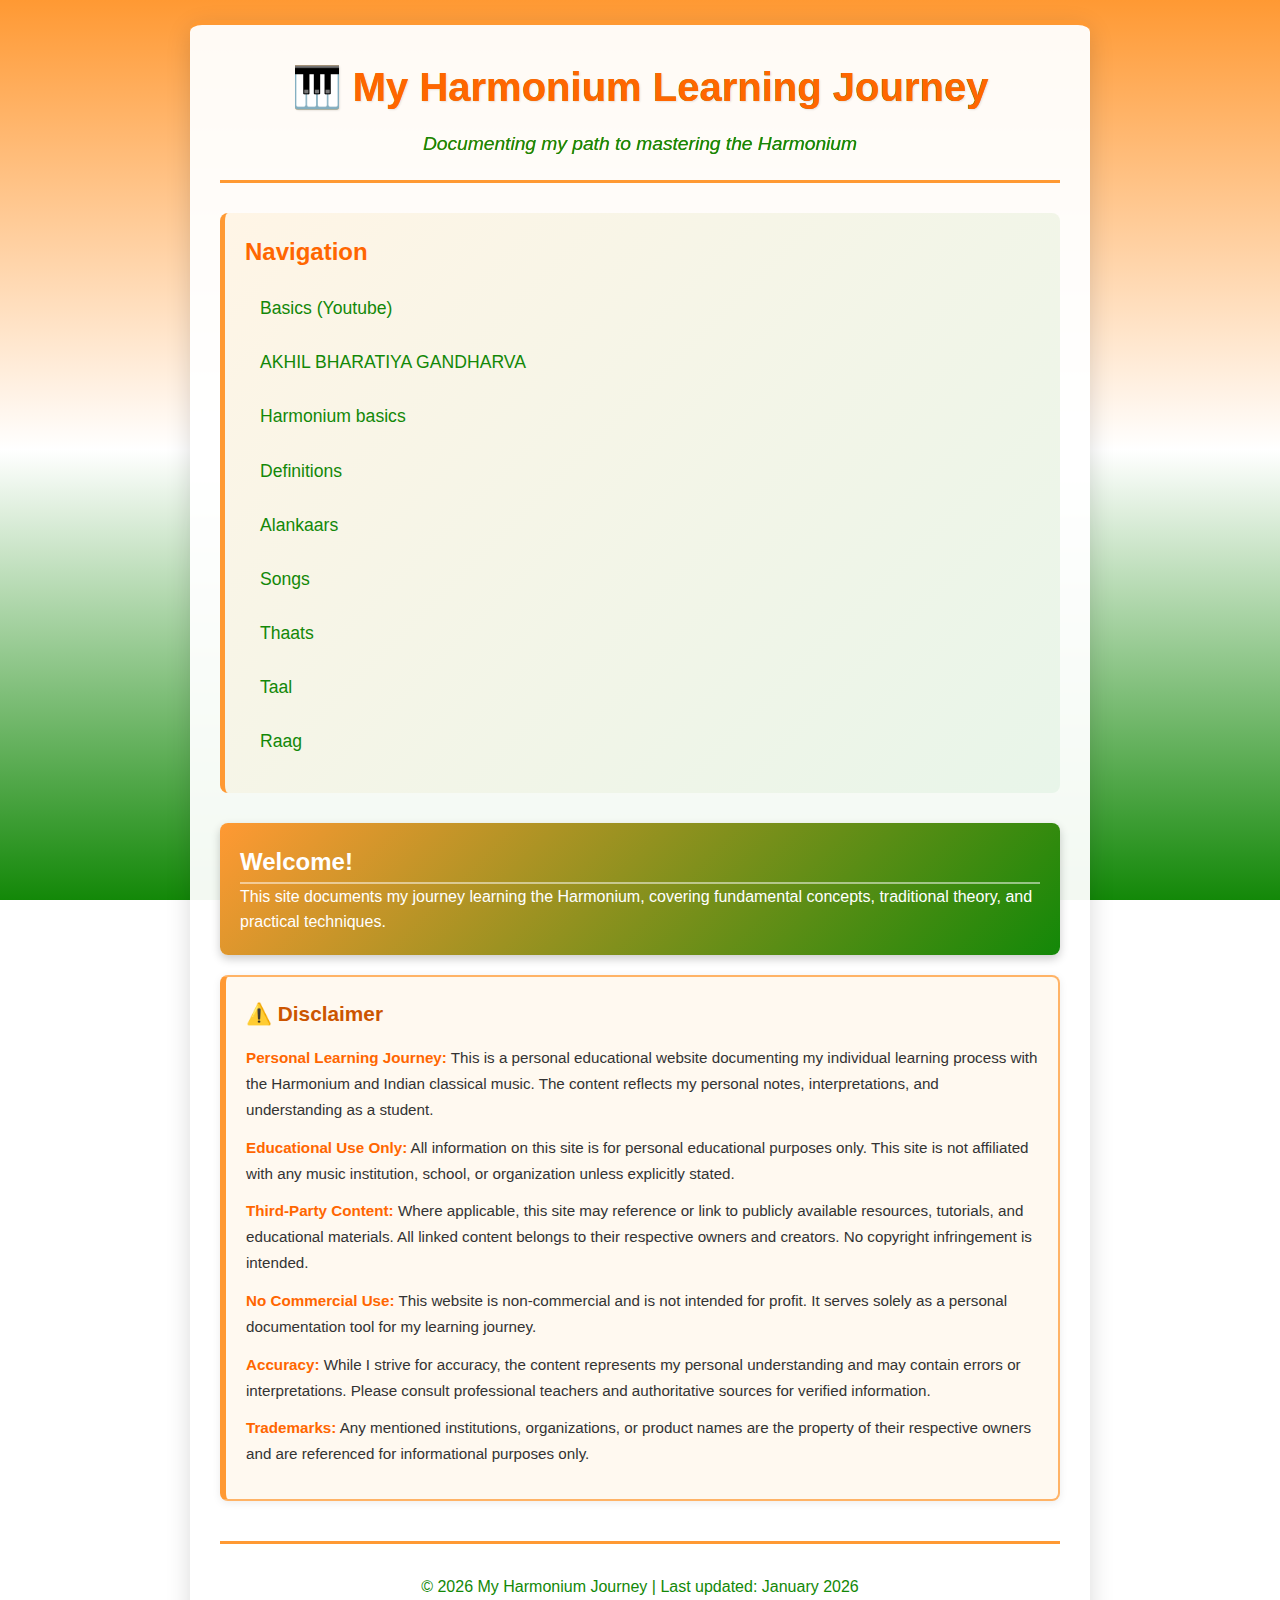
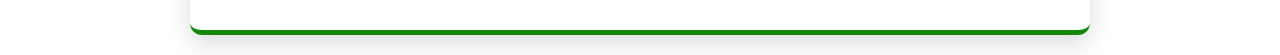
<file: index.html>
<!DOCTYPE html>
<html lang="en">
<head>
    <meta charset="UTF-8">
    <meta name="viewport" content="width=device-width, initial-scale=1.0">
    <title>My Harmonium Learning Journey</title>
    <link rel="stylesheet" href="style.css">
</head>
<body>
    <div class="container">
        <header>
            <h1>🎹 My Harmonium Learning Journey</h1>
            <p class="subtitle">Documenting my path to mastering the Harmonium</p>
        </header>

        <nav class="main-nav">
            <h2>Navigation</h2>
            <ul>
                <li><a href="basics-youtube.html">Basics (Youtube)</a></li>
                <li><a href="akhil-bharatiya-gandharva.html">AKHIL BHARATIYA GANDHARVA</a></li>
                <li><a href="harmonium-basics.html">Harmonium basics</a></li>
                <li><a href="definitions.html">Definitions</a></li>
                <li><a href="alankaars.html">Alankaars</a></li>
                <li><a href="songs.html">Songs</a></li>
                <li><a href="thaats.html">Thaats</a></li>
                <li><a href="taal.html">Taal</a></li>
                <li><a href="raag.html">Raag</a></li>
            </ul>
        </nav>

        <section class="intro">
            <h2>Welcome!</h2>
            <p>This site documents my journey learning the Harmonium, covering fundamental concepts, 
               traditional theory, and practical techniques.</p>
        </section>

        <section class="disclaimer">
            <h2>⚠️ Disclaimer</h2>
            <p><strong>Personal Learning Journey:</strong> This is a personal educational website documenting my individual learning process with the Harmonium and Indian classical music. The content reflects my personal notes, interpretations, and understanding as a student.</p>
            
            <p><strong>Educational Use Only:</strong> All information on this site is for personal educational purposes only. This site is not affiliated with any music institution, school, or organization unless explicitly stated.</p>
            
            <p><strong>Third-Party Content:</strong> Where applicable, this site may reference or link to publicly available resources, tutorials, and educational materials. All linked content belongs to their respective owners and creators. No copyright infringement is intended.</p>
            
            <p><strong>No Commercial Use:</strong> This website is non-commercial and is not intended for profit. It serves solely as a personal documentation tool for my learning journey.</p>
            
            <p><strong>Accuracy:</strong> While I strive for accuracy, the content represents my personal understanding and may contain errors or interpretations. Please consult professional teachers and authoritative sources for verified information.</p>
            
            <p><strong>Trademarks:</strong> Any mentioned institutions, organizations, or product names are the property of their respective owners and are referenced for informational purposes only.</p>
        </section>

        <footer>
            <p>&copy; 2026 My Harmonium Journey | Last updated: January 2026</p>
        </footer>
    </div>
</body>
</html>
</file>
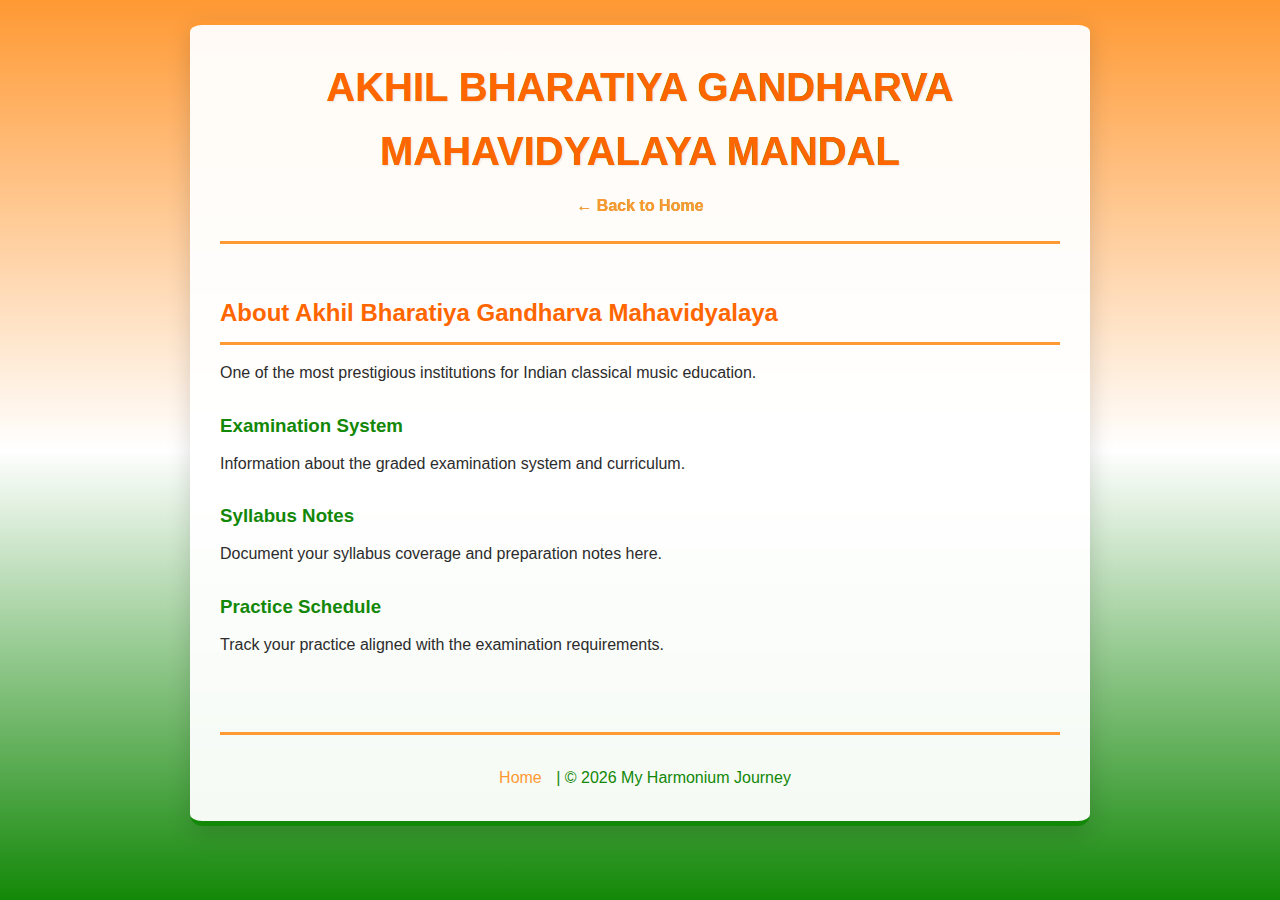
<file: akhil-bharatiya-gandharva.html>
<!DOCTYPE html>
<html lang="en">
<head>
    <meta charset="UTF-8">
    <meta name="viewport" content="width=device-width, initial-scale=1.0">
    <title>AKHIL BHARATIYA GANDHARVA - Harmonium Journey</title>
    <link rel="stylesheet" href="style.css">
</head>
<body>
    <div class="container">
        <header>
            <h1>AKHIL BHARATIYA GANDHARVA MAHAVIDYALAYA MANDAL</h1>
            <a href="index.html" class="back-link">← Back to Home</a>
        </header>

        <section class="content">
            <h2>About Akhil Bharatiya Gandharva Mahavidyalaya</h2>
            <p>One of the most prestigious institutions for Indian classical music education.</p>
            
            <h3>Examination System</h3>
            <p>Information about the graded examination system and curriculum.</p>

            <h3>Syllabus Notes</h3>
            <p>Document your syllabus coverage and preparation notes here.</p>

            <h3>Practice Schedule</h3>
            <p>Track your practice aligned with the examination requirements.</p>
        </section>

        <footer>
            <p><a href="index.html">Home</a> | &copy; 2026 My Harmonium Journey</p>
        </footer>
    </div>
</body>
</html>
</file>
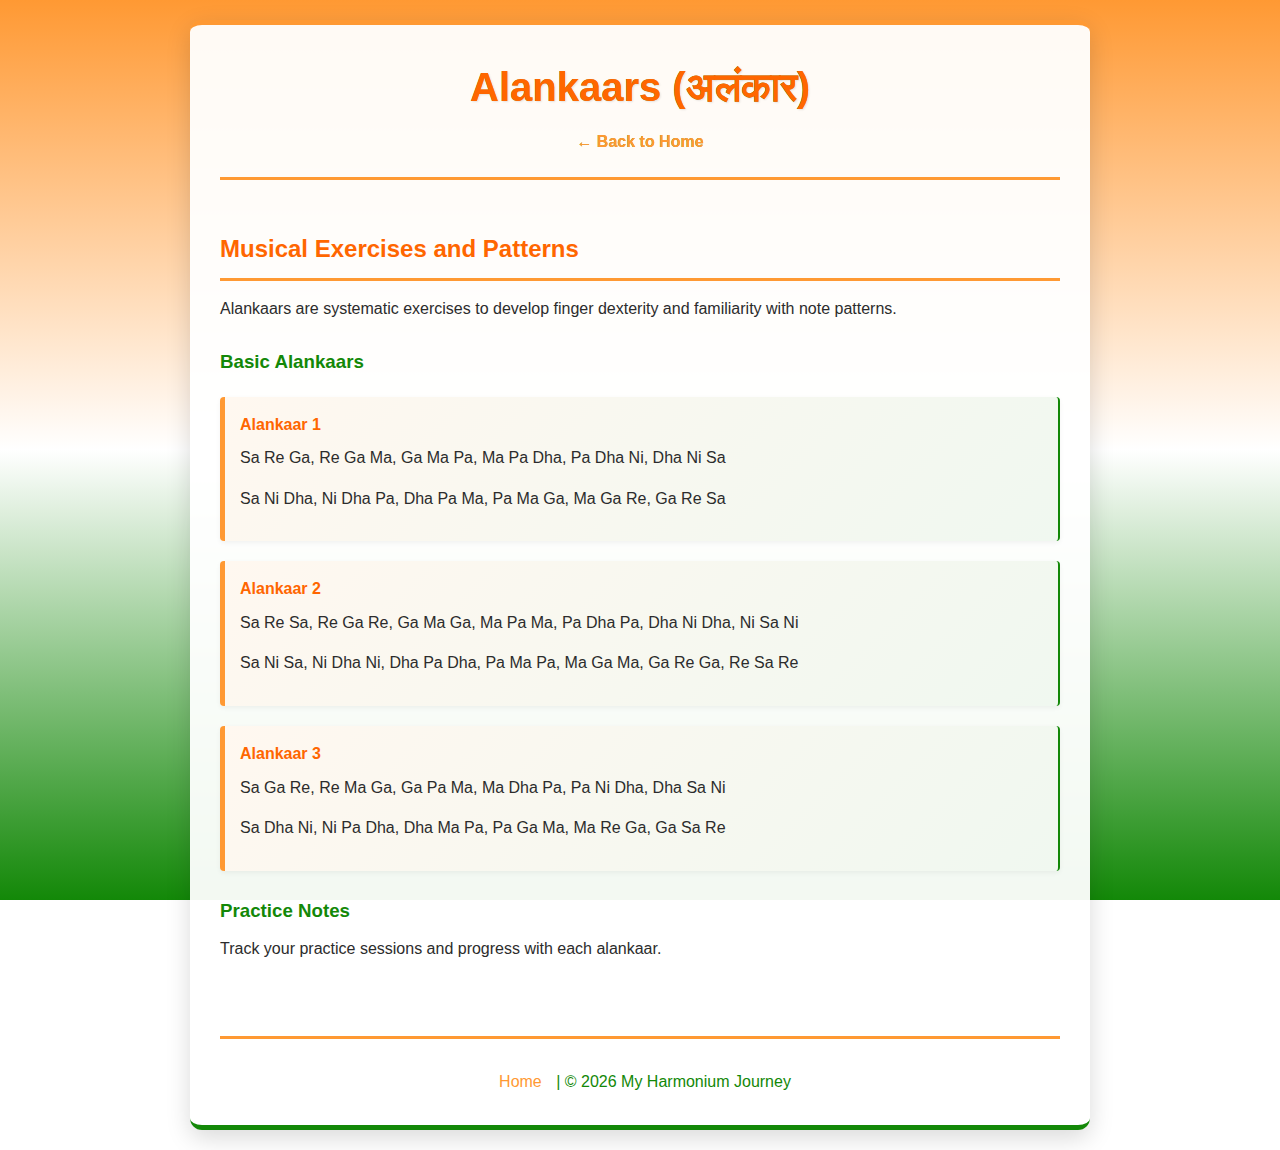
<file: alankaars.html>
<!DOCTYPE html>
<html lang="en">
<head>
    <meta charset="UTF-8">
    <meta name="viewport" content="width=device-width, initial-scale=1.0">
    <title>Alankaars - Harmonium Journey</title>
    <link rel="stylesheet" href="style.css">
</head>
<body>
    <div class="container">
        <header>
            <h1>Alankaars (अलंकार)</h1>
            <a href="index.html" class="back-link">← Back to Home</a>
        </header>

        <section class="content">
            <h2>Musical Exercises and Patterns</h2>
            <p>Alankaars are systematic exercises to develop finger dexterity and familiarity with note patterns.</p>
            
            <h3>Basic Alankaars</h3>
            
            <div class="alankaar">
                <h4>Alankaar 1</h4>
                <p>Sa Re Ga, Re Ga Ma, Ga Ma Pa, Ma Pa Dha, Pa Dha Ni, Dha Ni Sa</p>
                <p>Sa Ni Dha, Ni Dha Pa, Dha Pa Ma, Pa Ma Ga, Ma Ga Re, Ga Re Sa</p>
            </div>

            <div class="alankaar">
                <h4>Alankaar 2</h4>
                <p>Sa Re Sa, Re Ga Re, Ga Ma Ga, Ma Pa Ma, Pa Dha Pa, Dha Ni Dha, Ni Sa Ni</p>
                <p>Sa Ni Sa, Ni Dha Ni, Dha Pa Dha, Pa Ma Pa, Ma Ga Ma, Ga Re Ga, Re Sa Re</p>
            </div>

            <div class="alankaar">
                <h4>Alankaar 3</h4>
                <p>Sa Ga Re, Re Ma Ga, Ga Pa Ma, Ma Dha Pa, Pa Ni Dha, Dha Sa Ni</p>
                <p>Sa Dha Ni, Ni Pa Dha, Dha Ma Pa, Pa Ga Ma, Ma Re Ga, Ga Sa Re</p>
            </div>

            <h3>Practice Notes</h3>
            <p>Track your practice sessions and progress with each alankaar.</p>
        </section>

        <footer>
            <p><a href="index.html">Home</a> | &copy; 2026 My Harmonium Journey</p>
        </footer>
    </div>
</body>
</html>
</file>
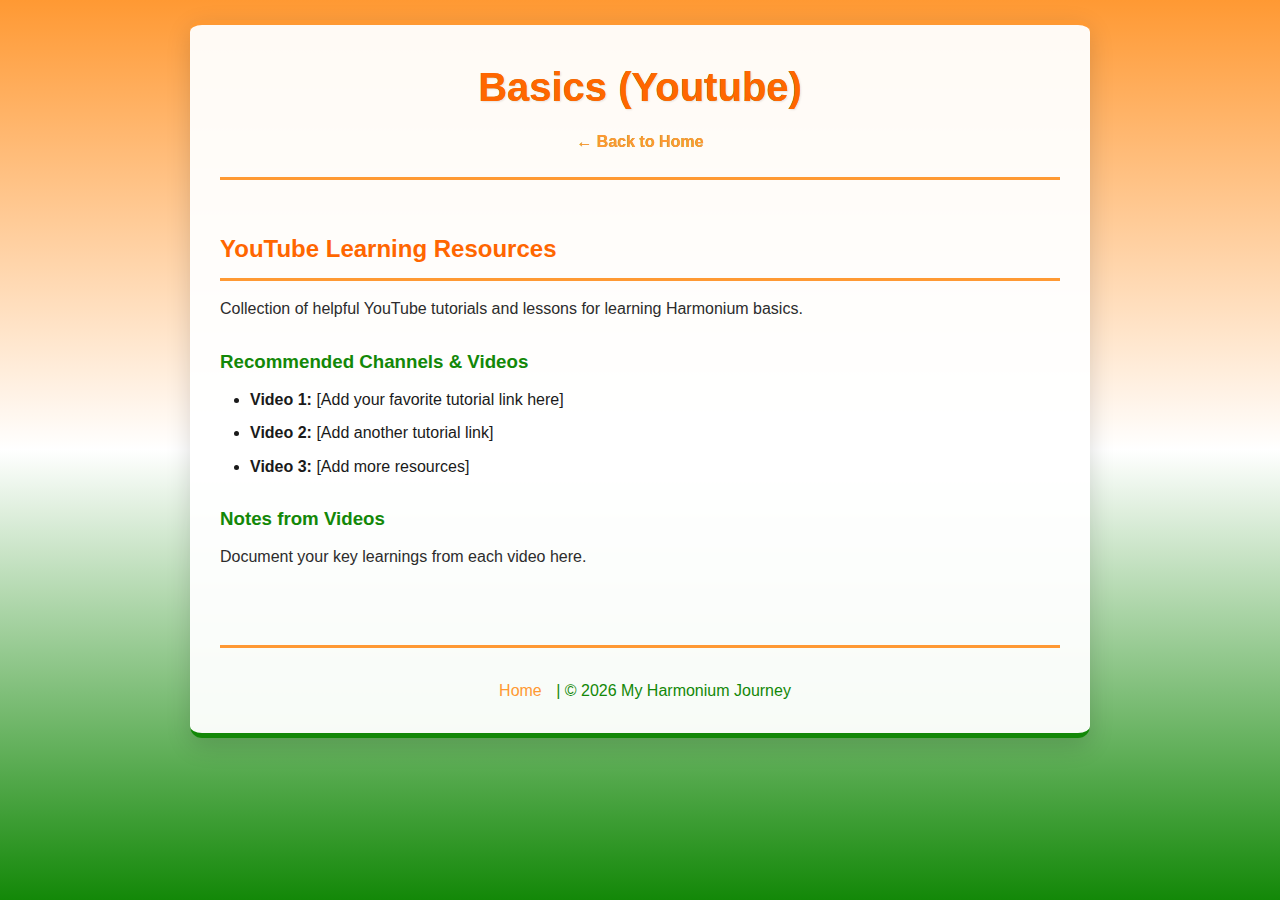
<file: basics-youtube.html>
<!DOCTYPE html>
<html lang="en">
<head>
    <meta charset="UTF-8">
    <meta name="viewport" content="width=device-width, initial-scale=1.0">
    <title>Basics (Youtube) - Harmonium Journey</title>
    <link rel="stylesheet" href="style.css">
</head>
<body>
    <div class="container">
        <header>
            <h1>Basics (Youtube)</h1>
            <a href="index.html" class="back-link">← Back to Home</a>
        </header>

        <section class="content">
            <h2>YouTube Learning Resources</h2>
            <p>Collection of helpful YouTube tutorials and lessons for learning Harmonium basics.</p>
            
            <h3>Recommended Channels & Videos</h3>
            <ul>
                <li><strong>Video 1:</strong> [Add your favorite tutorial link here]</li>
                <li><strong>Video 2:</strong> [Add another tutorial link]</li>
                <li><strong>Video 3:</strong> [Add more resources]</li>
            </ul>

            <h3>Notes from Videos</h3>
            <p>Document your key learnings from each video here.</p>
        </section>

        <footer>
            <p><a href="index.html">Home</a> | &copy; 2026 My Harmonium Journey</p>
        </footer>
    </div>
</body>
</html>
</file>
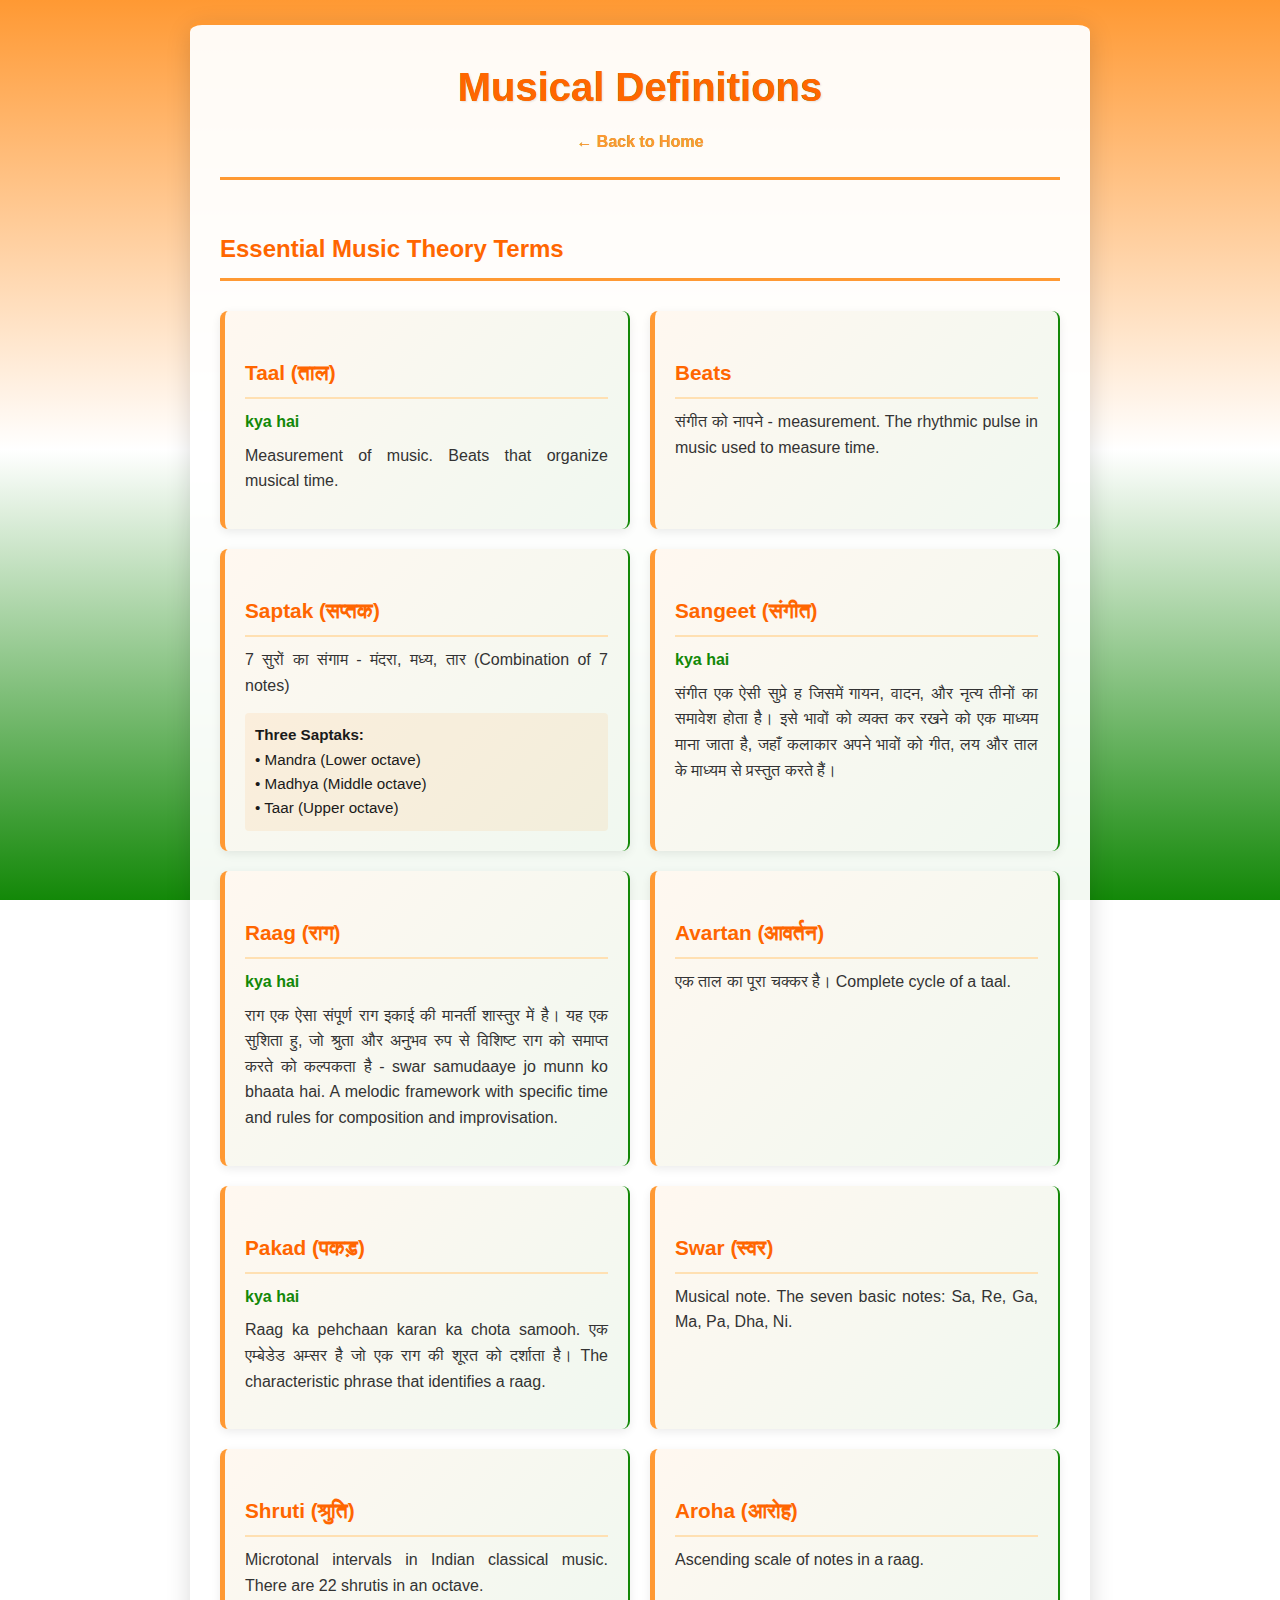
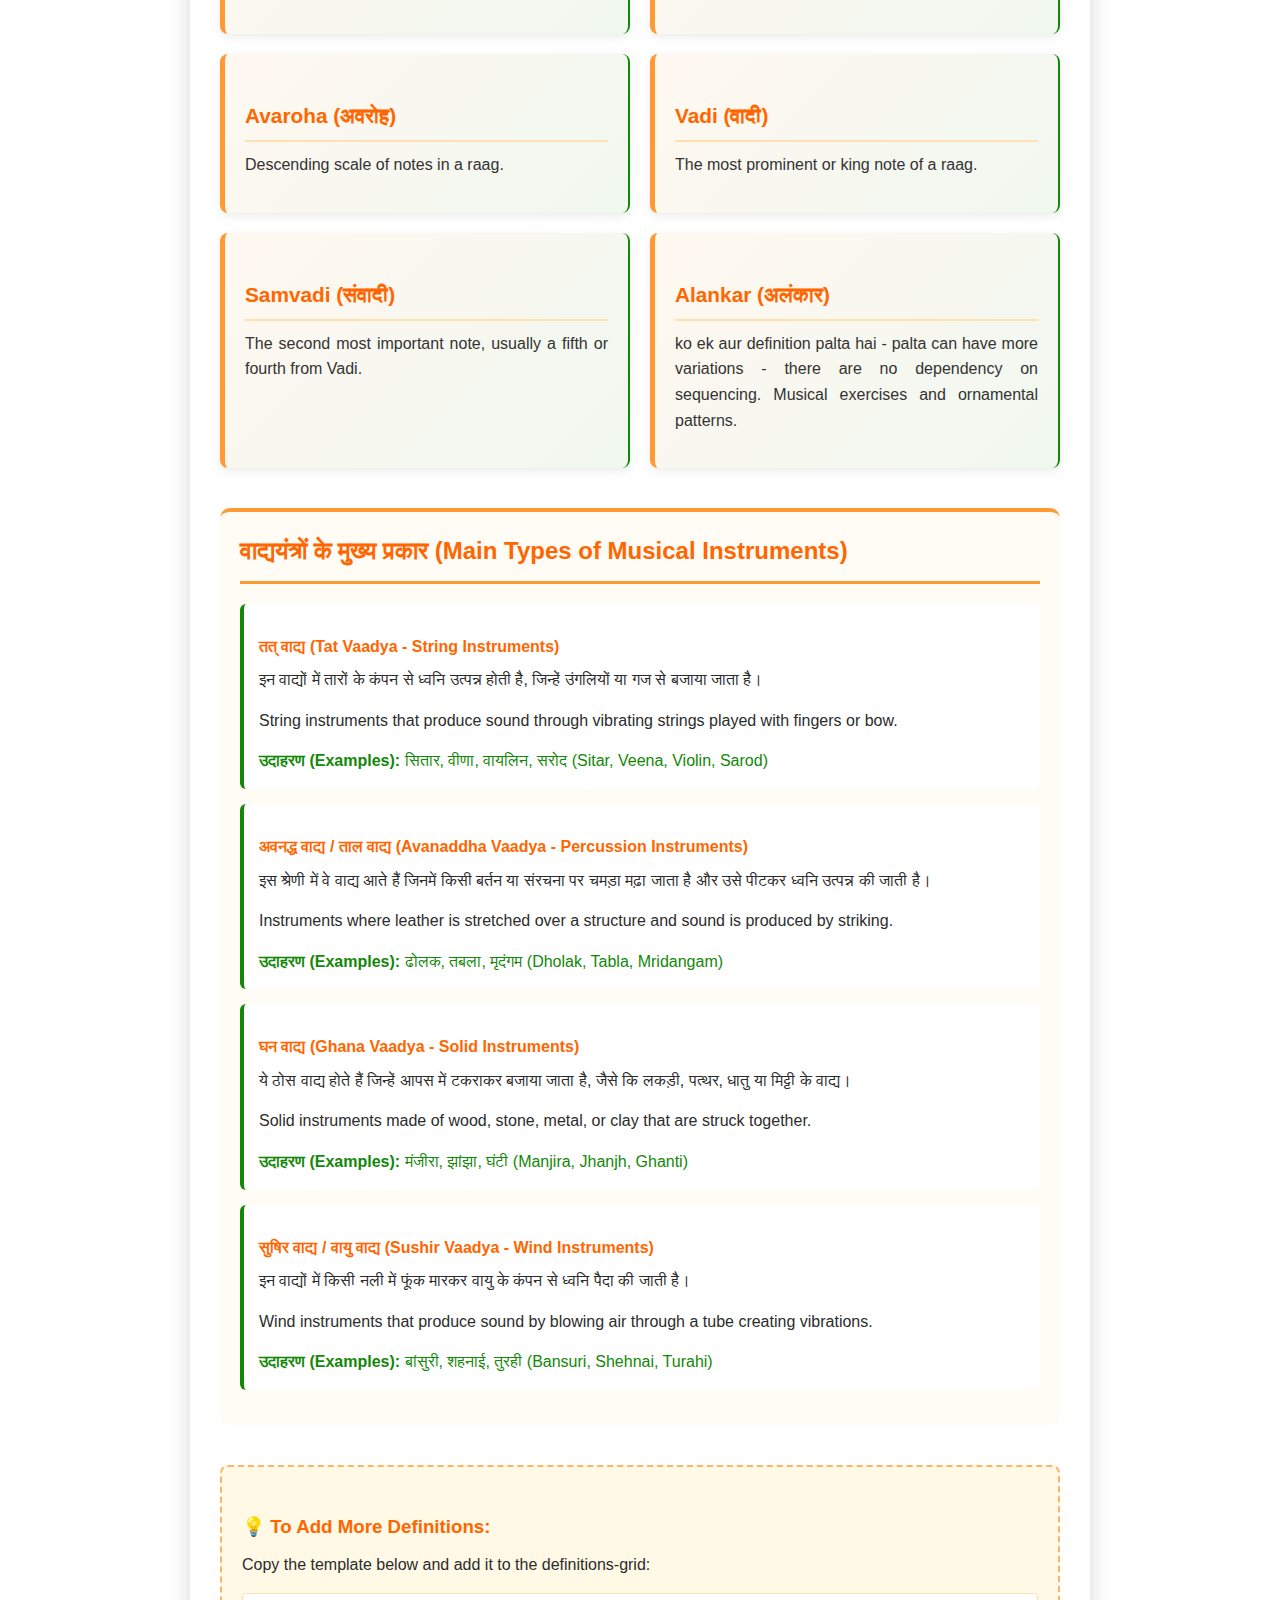
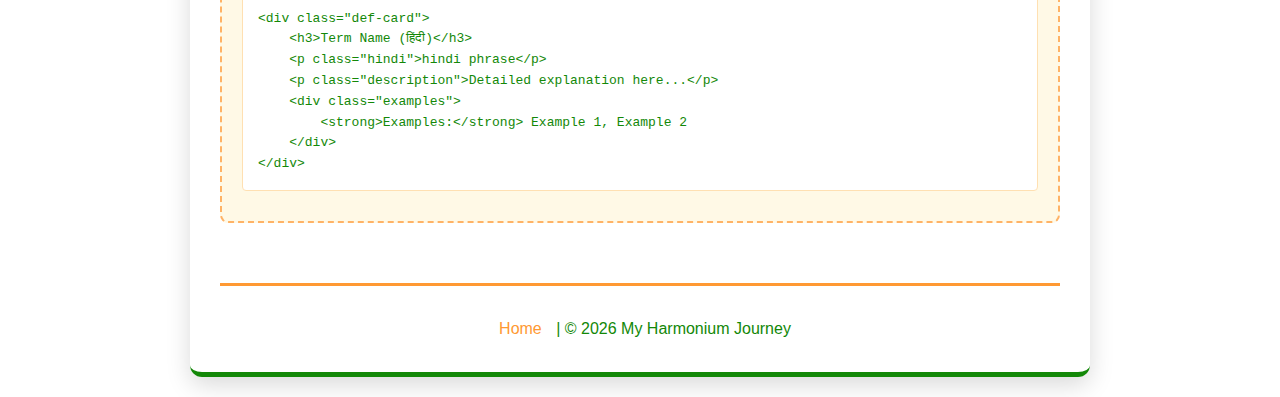
<file: definitions.html>
<!DOCTYPE html>
<html lang="en">
<head>
    <meta charset="UTF-8">
    <meta name="viewport" content="width=device-width, initial-scale=1.0">
    <title>Definitions - Harmonium Journey</title>
    <link rel="stylesheet" href="style.css">
    <style>
        .definitions-grid {
            display: grid;
            grid-template-columns: repeat(auto-fit, minmax(300px, 1fr));
            gap: 20px;
            margin: 30px 0;
        }
        
        .def-card {
            background: linear-gradient(135deg, #FFF8F0 0%, #F0F8F0 100%);
            border-left: 5px solid #FF9933;
            border-right: 2px solid #138808;
            padding: 20px;
            border-radius: 8px;
            box-shadow: 0 3px 10px rgba(0,0,0,0.08);
            transition: transform 0.2s;
        }
        
        .def-card:hover {
            transform: translateY(-3px);
            box-shadow: 0 5px 15px rgba(0,0,0,0.12);
        }
        
        .def-card h3 {
            color: #FF6600;
            margin-bottom: 10px;
            font-size: 1.3em;
            border-bottom: 2px solid #FFE0B2;
            padding-bottom: 8px;
        }
        
        .def-card .hindi {
            color: #138808;
            font-weight: 600;
            margin-bottom: 8px;
        }
        
        .def-card .english {
            color: #555;
            margin-bottom: 8px;
            font-style: italic;
        }
        
        .def-card .description {
            color: #333;
            line-height: 1.6;
        }
        
        .def-card .examples {
            margin-top: 10px;
            padding: 10px;
            background: rgba(255, 153, 51, 0.1);
            border-radius: 4px;
            font-size: 0.95em;
        }
        
        .category-section {
            margin: 40px 0;
            padding: 20px;
            background: #FFFBF5;
            border-radius: 10px;
            border-top: 4px solid #FF9933;
        }
        
        .category-section h2 {
            color: #FF6600;
            margin-bottom: 20px;
        }
        
        .instrument-types {
            margin-top: 15px;
        }
        
        .instrument-type {
            margin: 15px 0;
            padding: 15px;
            background: white;
            border-left: 4px solid #138808;
            border-radius: 6px;
        }
        
        .instrument-type h4 {
            color: #FF6600;
            margin-bottom: 8px;
        }
        
        .instrument-type .examples {
            color: #138808;
            font-weight: 500;
        }
    </style>
</head>
<body>
    <div class="container">
        <header>
            <h1>Musical Definitions</h1>
            <a href="index.html" class="back-link">← Back to Home</a>
        </header>

        <section class="content">
            <h2>Essential Music Theory Terms</h2>
            
            <!-- Basic Musical Concepts -->
            <div class="definitions-grid">
                <div class="def-card">
                    <h3>Taal (ताल)</h3>
                    <p class="hindi">kya hai</p>
                    <p class="description">Measurement of music. Beats that organize musical time.</p>
                </div>

                <div class="def-card">
                    <h3>Beats</h3>
                    <p class="description">संगीत को नापने - measurement. The rhythmic pulse in music used to measure time.</p>
                </div>

                <div class="def-card">
                    <h3>Saptak (सप्तक)</h3>
                    <p class="description">7 सुरों का संगाम - मंदरा, मध्य, तार (Combination of 7 notes)</p>
                    <div class="examples">
                        <strong>Three Saptaks:</strong><br>
                        • Mandra (Lower octave)<br>
                        • Madhya (Middle octave)<br>
                        • Taar (Upper octave)
                    </div>
                </div>

                <div class="def-card">
                    <h3>Sangeet (संगीत)</h3>
                    <p class="hindi">kya hai</p>
                    <p class="description">संगीत एक ऐसी सुप्रे ह जिसमें गायन, वादन, और नृत्य तीनों का समावेश होता है। इसे भावों को व्यक्त कर रखने को एक माध्यम माना जाता है, जहाँ कलाकार अपने भावों को गीत, लय और ताल के माध्यम से प्रस्तुत करते हैं।</p>
                </div>

                <div class="def-card">
                    <h3>Raag (राग)</h3>
                    <p class="hindi">kya hai</p>
                    <p class="description">राग एक ऐसा संपूर्ण राग इकाई की मानर्ती शास्तुर में है। यह एक सुशिता हु, जो श्रुता और अनुभव रुप से विशिष्ट राग को समाप्त करते को कल्पकता है - swar samudaaye jo munn ko bhaata hai. A melodic framework with specific time and rules for composition and improvisation.</p>
                </div>

                <div class="def-card">
                    <h3>Avartan (आवर्तन)</h3>
                    <p class="description">एक ताल का पूरा चक्कर है। Complete cycle of a taal.</p>
                </div>

                <div class="def-card">
                    <h3>Pakad (पकड़)</h3>
                    <p class="hindi">kya hai</p>
                    <p class="description">Raag ka pehchaan karan ka chota samooh. एक एम्बेडेड अम्सर है जो एक राग की शूरत को दर्शाता है। The characteristic phrase that identifies a raag.</p>
                </div>

                <div class="def-card">
                    <h3>Swar (स्वर)</h3>
                    <p class="description">Musical note. The seven basic notes: Sa, Re, Ga, Ma, Pa, Dha, Ni.</p>
                </div>

                <div class="def-card">
                    <h3>Shruti (श्रुति)</h3>
                    <p class="description">Microtonal intervals in Indian classical music. There are 22 shrutis in an octave.</p>
                </div>

                <div class="def-card">
                    <h3>Aroha (आरोह)</h3>
                    <p class="description">Ascending scale of notes in a raag.</p>
                </div>

                <div class="def-card">
                    <h3>Avaroha (अवरोह)</h3>
                    <p class="description">Descending scale of notes in a raag.</p>
                </div>

                <div class="def-card">
                    <h3>Vadi (वादी)</h3>
                    <p class="description">The most prominent or king note of a raag.</p>
                </div>

                <div class="def-card">
                    <h3>Samvadi (संवादी)</h3>
                    <p class="description">The second most important note, usually a fifth or fourth from Vadi.</p>
                </div>

                <div class="def-card">
                    <h3>Alankar (अलंकार)</h3>
                    <p class="description">ko ek aur definition palta hai - palta can have more variations - there are no dependency on sequencing. Musical exercises and ornamental patterns.</p>
                </div>
            </div>

            <!-- Musical Instruments Classification -->
            <div class="category-section">
                <h2>वाद्ययंत्रों के मुख्य प्रकार (Main Types of Musical Instruments)</h2>
                
                <div class="instrument-types">
                    <div class="instrument-type">
                        <h4>तत् वाद्य (Tat Vaadya - String Instruments)</h4>
                        <p>इन वाद्यों में तारों के कंपन से ध्वनि उत्पन्न होती है, जिन्हें उंगलियों या गज से बजाया जाता है।</p>
                        <p class="description">String instruments that produce sound through vibrating strings played with fingers or bow.</p>
                        <div class="examples">
                            <strong>उदाहरण (Examples):</strong> सितार, वीणा, वायलिन, सरोद (Sitar, Veena, Violin, Sarod)
                        </div>
                    </div>

                    <div class="instrument-type">
                        <h4>अवनद्ध वाद्य / ताल वाद्य (Avanaddha Vaadya - Percussion Instruments)</h4>
                        <p>इस श्रेणी में वे वाद्य आते हैं जिनमें किसी बर्तन या संरचना पर चमड़ा मढ़ा जाता है और उसे पीटकर ध्वनि उत्पन्न की जाती है।</p>
                        <p class="description">Instruments where leather is stretched over a structure and sound is produced by striking.</p>
                        <div class="examples">
                            <strong>उदाहरण (Examples):</strong> ढोलक, तबला, मृदंगम (Dholak, Tabla, Mridangam)
                        </div>
                    </div>

                    <div class="instrument-type">
                        <h4>घन वाद्य (Ghana Vaadya - Solid Instruments)</h4>
                        <p>ये ठोस वाद्य होते हैं जिन्हें आपस में टकराकर बजाया जाता है, जैसे कि लकड़ी, पत्थर, धातु या मिट्टी के वाद्य।</p>
                        <p class="description">Solid instruments made of wood, stone, metal, or clay that are struck together.</p>
                        <div class="examples">
                            <strong>उदाहरण (Examples):</strong> मंजीरा, झांझा, घंटी (Manjira, Jhanjh, Ghanti)
                        </div>
                    </div>

                    <div class="instrument-type">
                        <h4>सुषिर वाद्य / वायु वाद्य (Sushir Vaadya - Wind Instruments)</h4>
                        <p>इन वाद्यों में किसी नली में फूंक मारकर वायु के कंपन से ध्वनि पैदा की जाती है।</p>
                        <p class="description">Wind instruments that produce sound by blowing air through a tube creating vibrations.</p>
                        <div class="examples">
                            <strong>उदाहरण (Examples):</strong> बांसुरी, शहनाई, तुरही (Bansuri, Shehnai, Turahi)
                        </div>
                    </div>
                </div>
            </div>

            <!-- Template for adding new definitions -->
            <div style="margin-top: 40px; padding: 20px; background: #FFF9E6; border: 2px dashed #FFB366; border-radius: 8px;">
                <h3 style="color: #FF6600;">💡 To Add More Definitions:</h3>
                <p>Copy the template below and add it to the definitions-grid:</p>
                <pre style="background: white; padding: 15px; border-radius: 4px; overflow-x: auto;">
&lt;div class="def-card"&gt;
    &lt;h3&gt;Term Name (हिंदी)&lt;/h3&gt;
    &lt;p class="hindi"&gt;hindi phrase&lt;/p&gt;
    &lt;p class="description"&gt;Detailed explanation here...&lt;/p&gt;
    &lt;div class="examples"&gt;
        &lt;strong&gt;Examples:&lt;/strong&gt; Example 1, Example 2
    &lt;/div&gt;
&lt;/div&gt;</pre>
            </div>
        </section>

        <footer>
            <p><a href="index.html">Home</a> | &copy; 2026 My Harmonium Journey</p>
        </footer>
    </div>
</body>
</html>
</file>
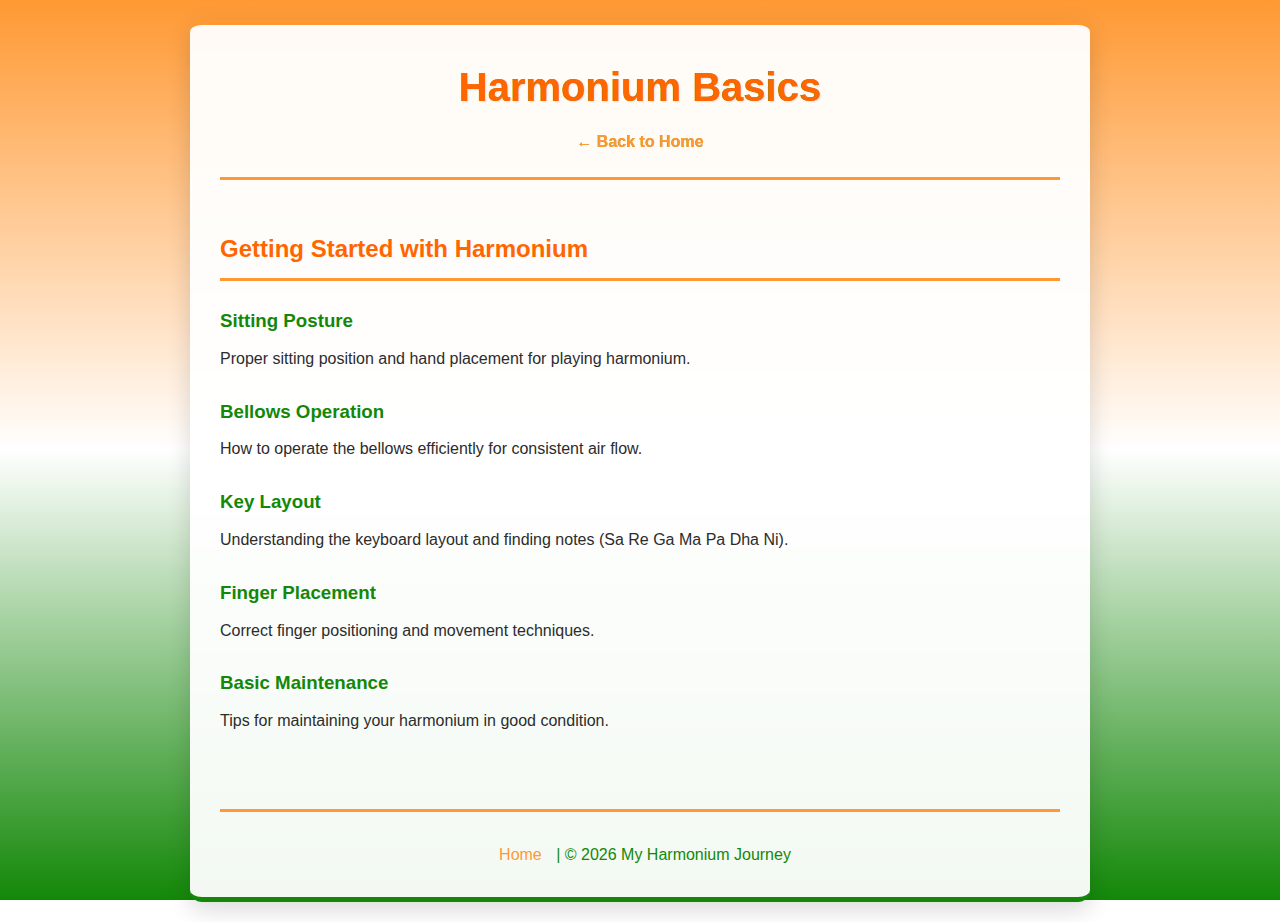
<file: harmonium-basics.html>
<!DOCTYPE html>
<html lang="en">
<head>
    <meta charset="UTF-8">
    <meta name="viewport" content="width=device-width, initial-scale=1.0">
    <title>Harmonium Basics - Harmonium Journey</title>
    <link rel="stylesheet" href="style.css">
</head>
<body>
    <div class="container">
        <header>
            <h1>Harmonium Basics</h1>
            <a href="index.html" class="back-link">← Back to Home</a>
        </header>

        <section class="content">
            <h2>Getting Started with Harmonium</h2>
            
            <h3>Sitting Posture</h3>
            <p>Proper sitting position and hand placement for playing harmonium.</p>

            <h3>Bellows Operation</h3>
            <p>How to operate the bellows efficiently for consistent air flow.</p>

            <h3>Key Layout</h3>
            <p>Understanding the keyboard layout and finding notes (Sa Re Ga Ma Pa Dha Ni).</p>

            <h3>Finger Placement</h3>
            <p>Correct finger positioning and movement techniques.</p>

            <h3>Basic Maintenance</h3>
            <p>Tips for maintaining your harmonium in good condition.</p>
        </section>

        <footer>
            <p><a href="index.html">Home</a> | &copy; 2026 My Harmonium Journey</p>
        </footer>
    </div>
</body>
</html>
</file>
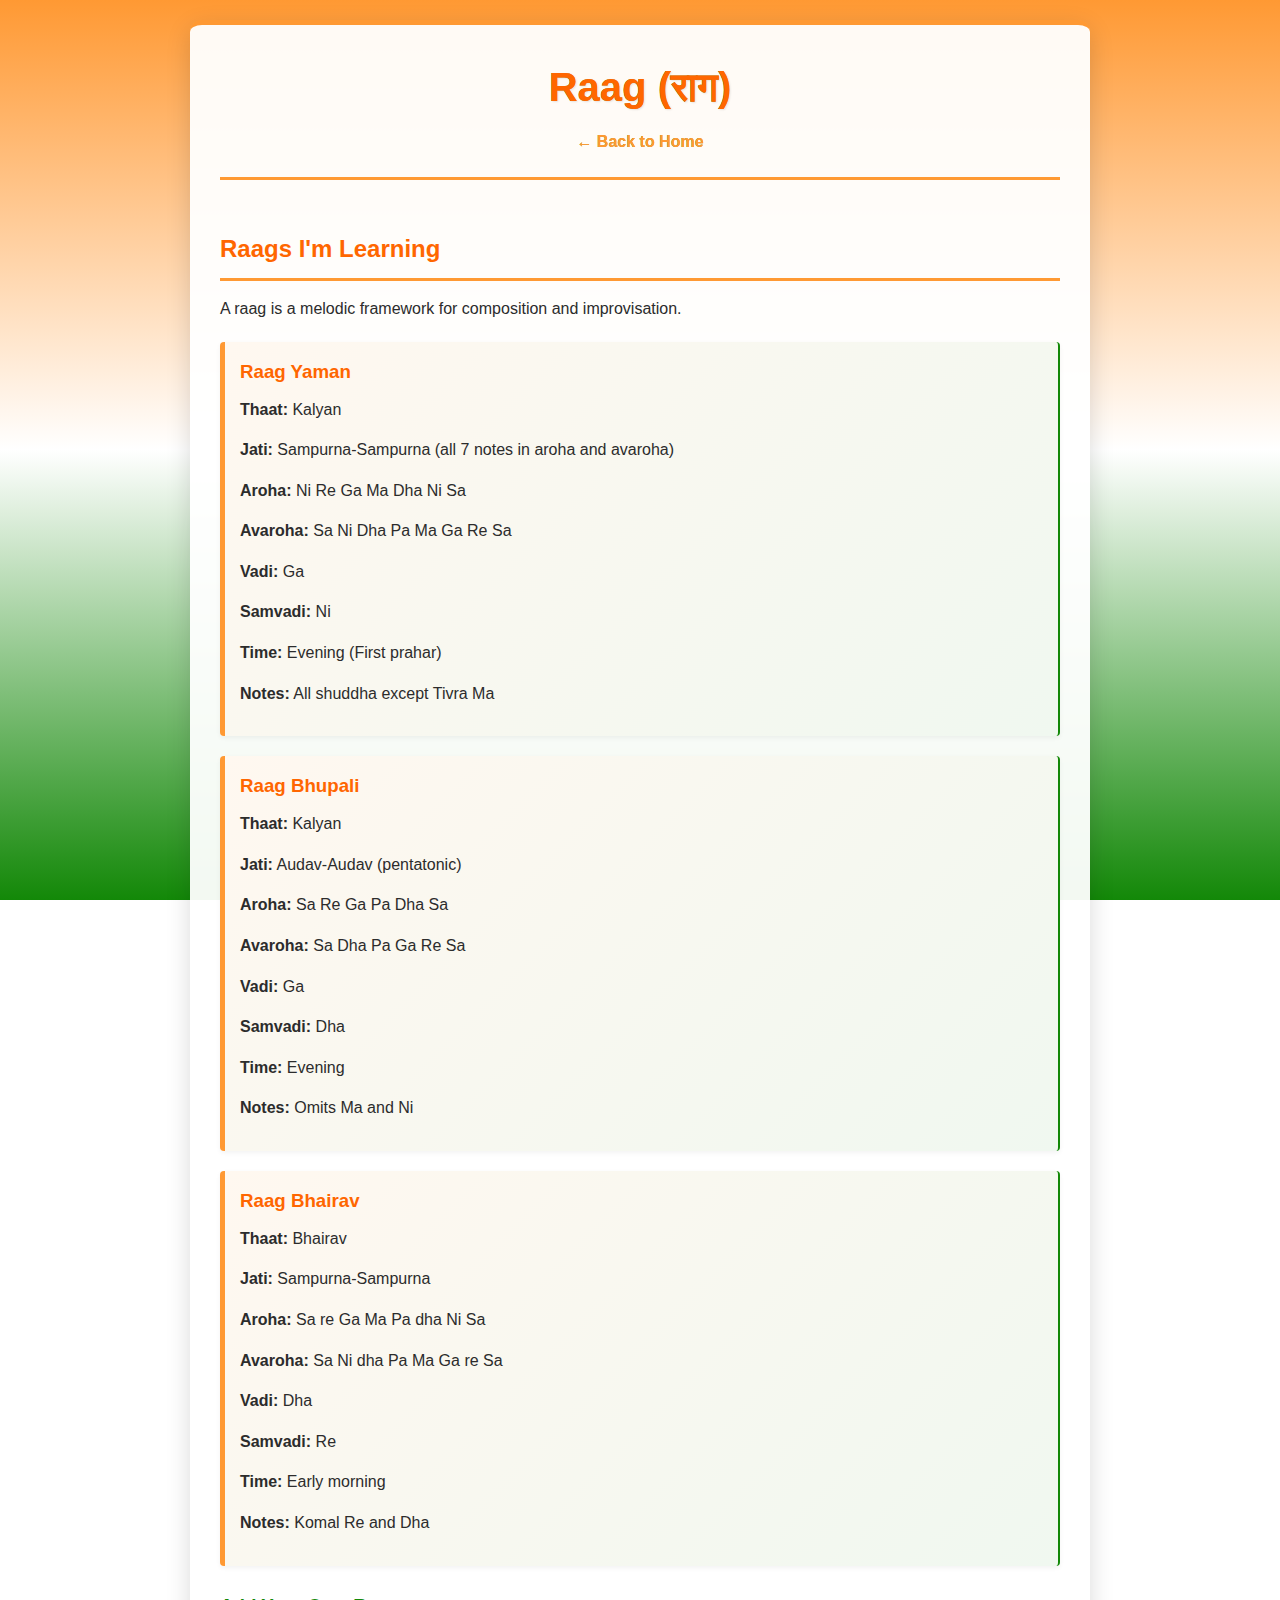
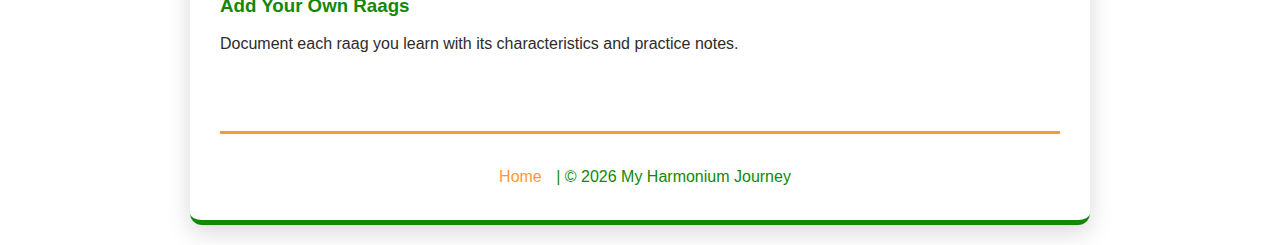
<file: raag.html>
<!DOCTYPE html>
<html lang="en">
<head>
    <meta charset="UTF-8">
    <meta name="viewport" content="width=device-width, initial-scale=1.0">
    <title>Raag - Harmonium Journey</title>
    <link rel="stylesheet" href="style.css">
</head>
<body>
    <div class="container">
        <header>
            <h1>Raag (राग)</h1>
            <a href="index.html" class="back-link">← Back to Home</a>
        </header>

        <section class="content">
            <h2>Raags I'm Learning</h2>
            <p>A raag is a melodic framework for composition and improvisation.</p>
            
            <div class="raag">
                <h3>Raag Yaman</h3>
                <p><strong>Thaat:</strong> Kalyan</p>
                <p><strong>Jati:</strong> Sampurna-Sampurna (all 7 notes in aroha and avaroha)</p>
                <p><strong>Aroha:</strong> Ni Re Ga Ma Dha Ni Sa</p>
                <p><strong>Avaroha:</strong> Sa Ni Dha Pa Ma Ga Re Sa</p>
                <p><strong>Vadi:</strong> Ga</p>
                <p><strong>Samvadi:</strong> Ni</p>
                <p><strong>Time:</strong> Evening (First prahar)</p>
                <p><strong>Notes:</strong> All shuddha except Tivra Ma</p>
            </div>

            <div class="raag">
                <h3>Raag Bhupali</h3>
                <p><strong>Thaat:</strong> Kalyan</p>
                <p><strong>Jati:</strong> Audav-Audav (pentatonic)</p>
                <p><strong>Aroha:</strong> Sa Re Ga Pa Dha Sa</p>
                <p><strong>Avaroha:</strong> Sa Dha Pa Ga Re Sa</p>
                <p><strong>Vadi:</strong> Ga</p>
                <p><strong>Samvadi:</strong> Dha</p>
                <p><strong>Time:</strong> Evening</p>
                <p><strong>Notes:</strong> Omits Ma and Ni</p>
            </div>

            <div class="raag">
                <h3>Raag Bhairav</h3>
                <p><strong>Thaat:</strong> Bhairav</p>
                <p><strong>Jati:</strong> Sampurna-Sampurna</p>
                <p><strong>Aroha:</strong> Sa re Ga Ma Pa dha Ni Sa</p>
                <p><strong>Avaroha:</strong> Sa Ni dha Pa Ma Ga re Sa</p>
                <p><strong>Vadi:</strong> Dha</p>
                <p><strong>Samvadi:</strong> Re</p>
                <p><strong>Time:</strong> Early morning</p>
                <p><strong>Notes:</strong> Komal Re and Dha</p>
            </div>

            <h3>Add Your Own Raags</h3>
            <p>Document each raag you learn with its characteristics and practice notes.</p>
        </section>

        <footer>
            <p><a href="index.html">Home</a> | &copy; 2026 My Harmonium Journey</p>
        </footer>
    </div>
</body>
</html>
</file>
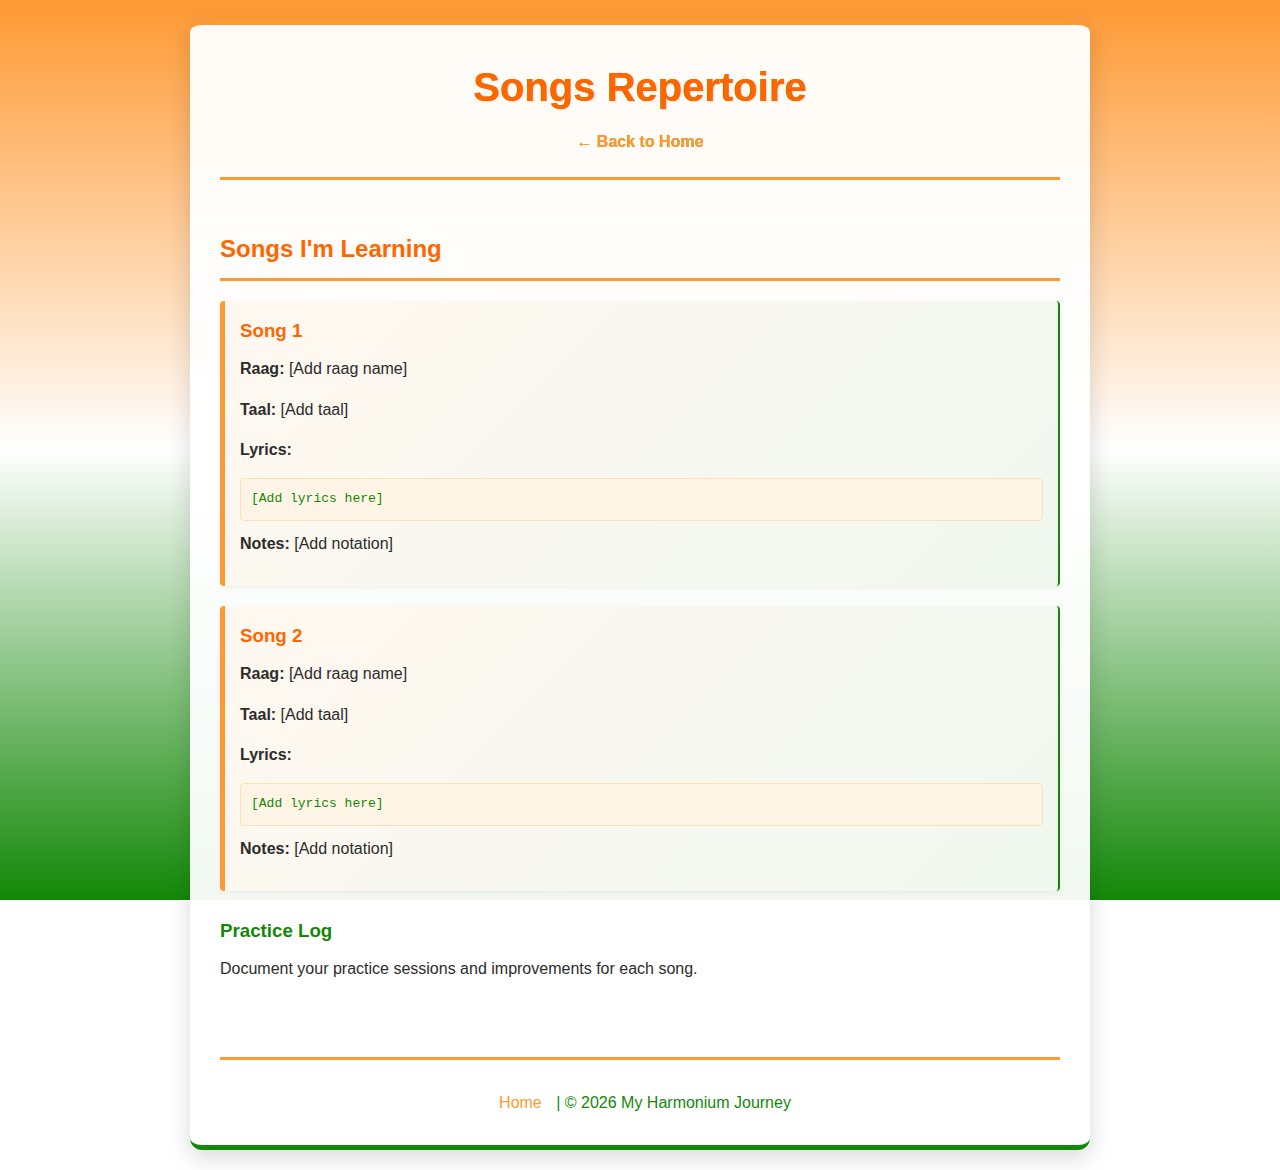
<file: songs.html>
<!DOCTYPE html>
<html lang="en">
<head>
    <meta charset="UTF-8">
    <meta name="viewport" content="width=device-width, initial-scale=1.0">
    <title>Songs - Harmonium Journey</title>
    <link rel="stylesheet" href="style.css">
</head>
<body>
    <div class="container">
        <header>
            <h1>Songs Repertoire</h1>
            <a href="index.html" class="back-link">← Back to Home</a>
        </header>

        <section class="content">
            <h2>Songs I'm Learning</h2>
            
            <div class="song">
                <h3>Song 1</h3>
                <p><strong>Raag:</strong> [Add raag name]</p>
                <p><strong>Taal:</strong> [Add taal]</p>
                <p><strong>Lyrics:</strong></p>
                <pre>[Add lyrics here]</pre>
                <p><strong>Notes:</strong> [Add notation]</p>
            </div>

            <div class="song">
                <h3>Song 2</h3>
                <p><strong>Raag:</strong> [Add raag name]</p>
                <p><strong>Taal:</strong> [Add taal]</p>
                <p><strong>Lyrics:</strong></p>
                <pre>[Add lyrics here]</pre>
                <p><strong>Notes:</strong> [Add notation]</p>
            </div>

            <h3>Practice Log</h3>
            <p>Document your practice sessions and improvements for each song.</p>
        </section>

        <footer>
            <p><a href="index.html">Home</a> | &copy; 2026 My Harmonium Journey</p>
        </footer>
    </div>
</body>
</html>
</file>
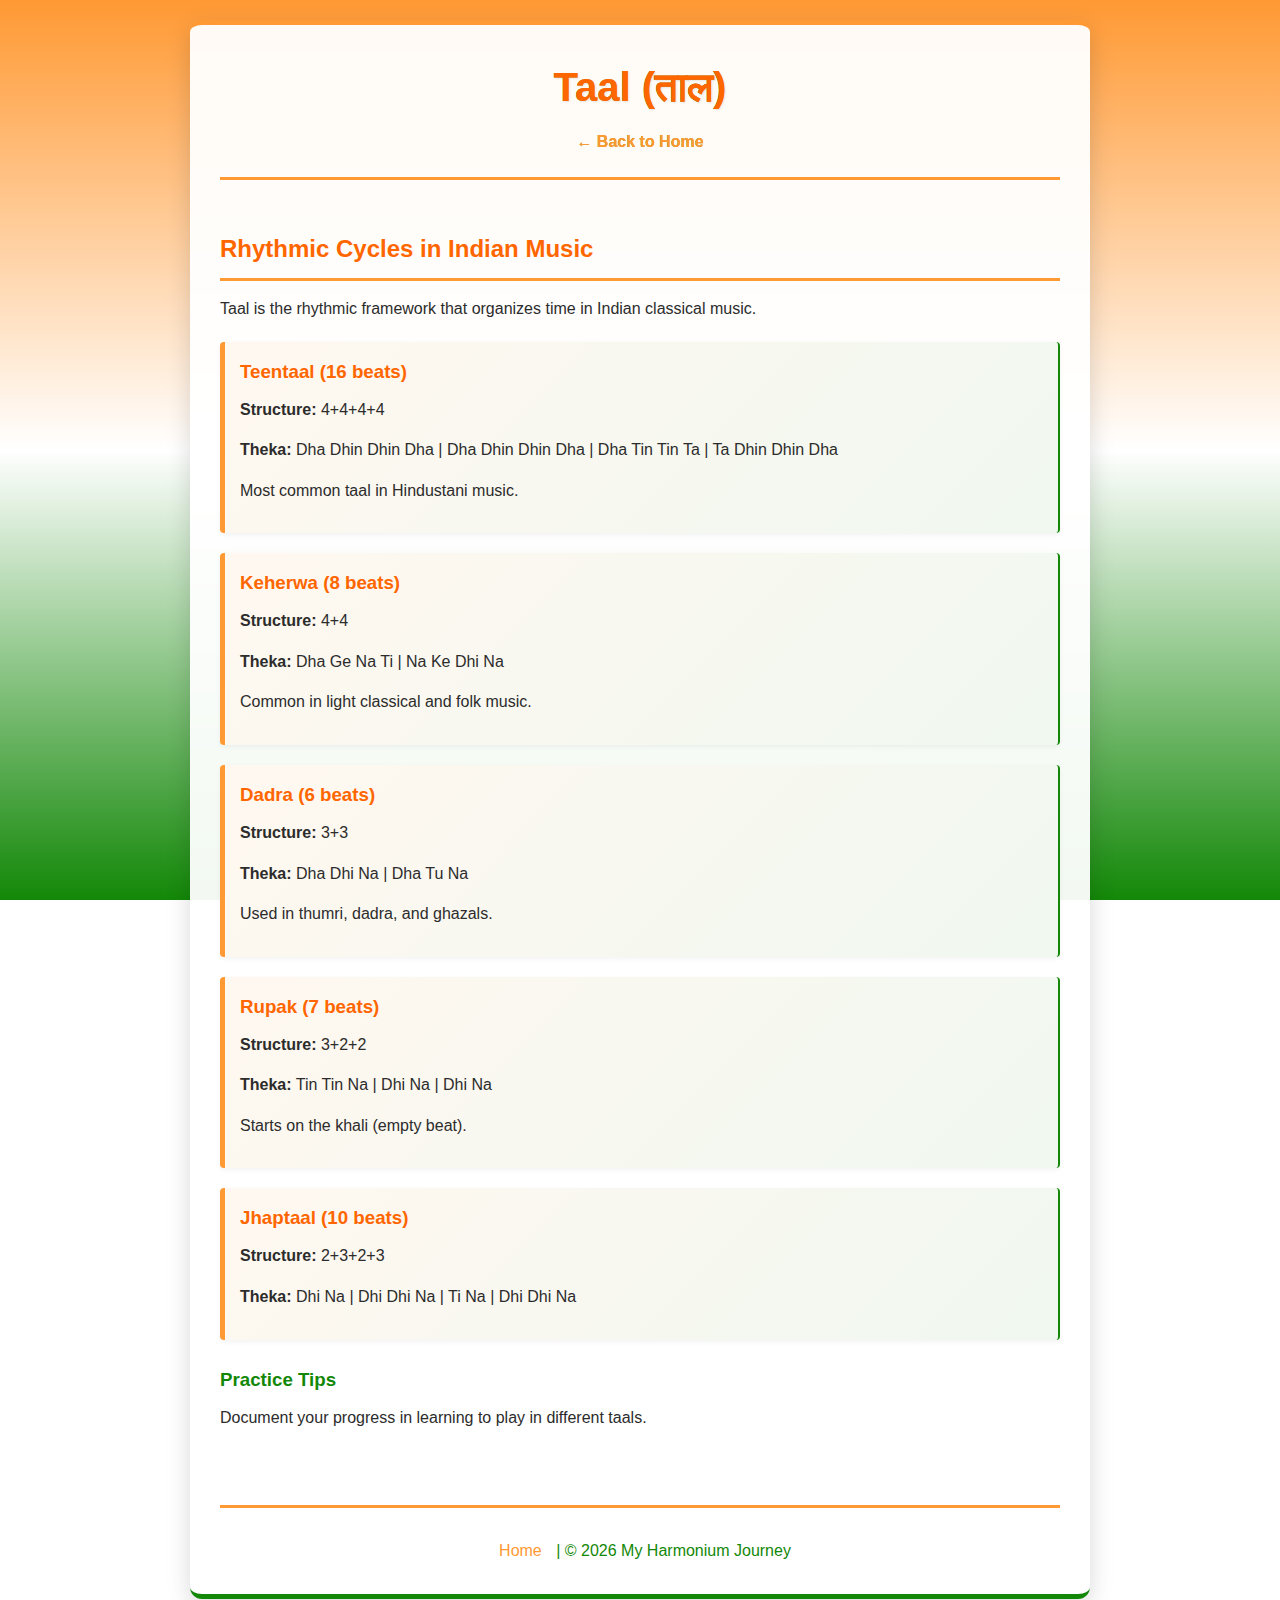
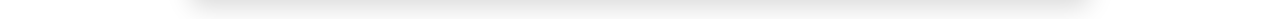
<file: taal.html>
<!DOCTYPE html>
<html lang="en">
<head>
    <meta charset="UTF-8">
    <meta name="viewport" content="width=device-width, initial-scale=1.0">
    <title>Taal - Harmonium Journey</title>
    <link rel="stylesheet" href="style.css">
</head>
<body>
    <div class="container">
        <header>
            <h1>Taal (ताल)</h1>
            <a href="index.html" class="back-link">← Back to Home</a>
        </header>

        <section class="content">
            <h2>Rhythmic Cycles in Indian Music</h2>
            <p>Taal is the rhythmic framework that organizes time in Indian classical music.</p>
            
            <div class="taal">
                <h3>Teentaal (16 beats)</h3>
                <p><strong>Structure:</strong> 4+4+4+4</p>
                <p><strong>Theka:</strong> Dha Dhin Dhin Dha | Dha Dhin Dhin Dha | Dha Tin Tin Ta | Ta Dhin Dhin Dha</p>
                <p>Most common taal in Hindustani music.</p>
            </div>

            <div class="taal">
                <h3>Keherwa (8 beats)</h3>
                <p><strong>Structure:</strong> 4+4</p>
                <p><strong>Theka:</strong> Dha Ge Na Ti | Na Ke Dhi Na</p>
                <p>Common in light classical and folk music.</p>
            </div>

            <div class="taal">
                <h3>Dadra (6 beats)</h3>
                <p><strong>Structure:</strong> 3+3</p>
                <p><strong>Theka:</strong> Dha Dhi Na | Dha Tu Na</p>
                <p>Used in thumri, dadra, and ghazals.</p>
            </div>

            <div class="taal">
                <h3>Rupak (7 beats)</h3>
                <p><strong>Structure:</strong> 3+2+2</p>
                <p><strong>Theka:</strong> Tin Tin Na | Dhi Na | Dhi Na</p>
                <p>Starts on the khali (empty beat).</p>
            </div>

            <div class="taal">
                <h3>Jhaptaal (10 beats)</h3>
                <p><strong>Structure:</strong> 2+3+2+3</p>
                <p><strong>Theka:</strong> Dhi Na | Dhi Dhi Na | Ti Na | Dhi Dhi Na</p>
            </div>

            <h3>Practice Tips</h3>
            <p>Document your progress in learning to play in different taals.</p>
        </section>

        <footer>
            <p><a href="index.html">Home</a> | &copy; 2026 My Harmonium Journey</p>
        </footer>
    </div>
</body>
</html>
</file>
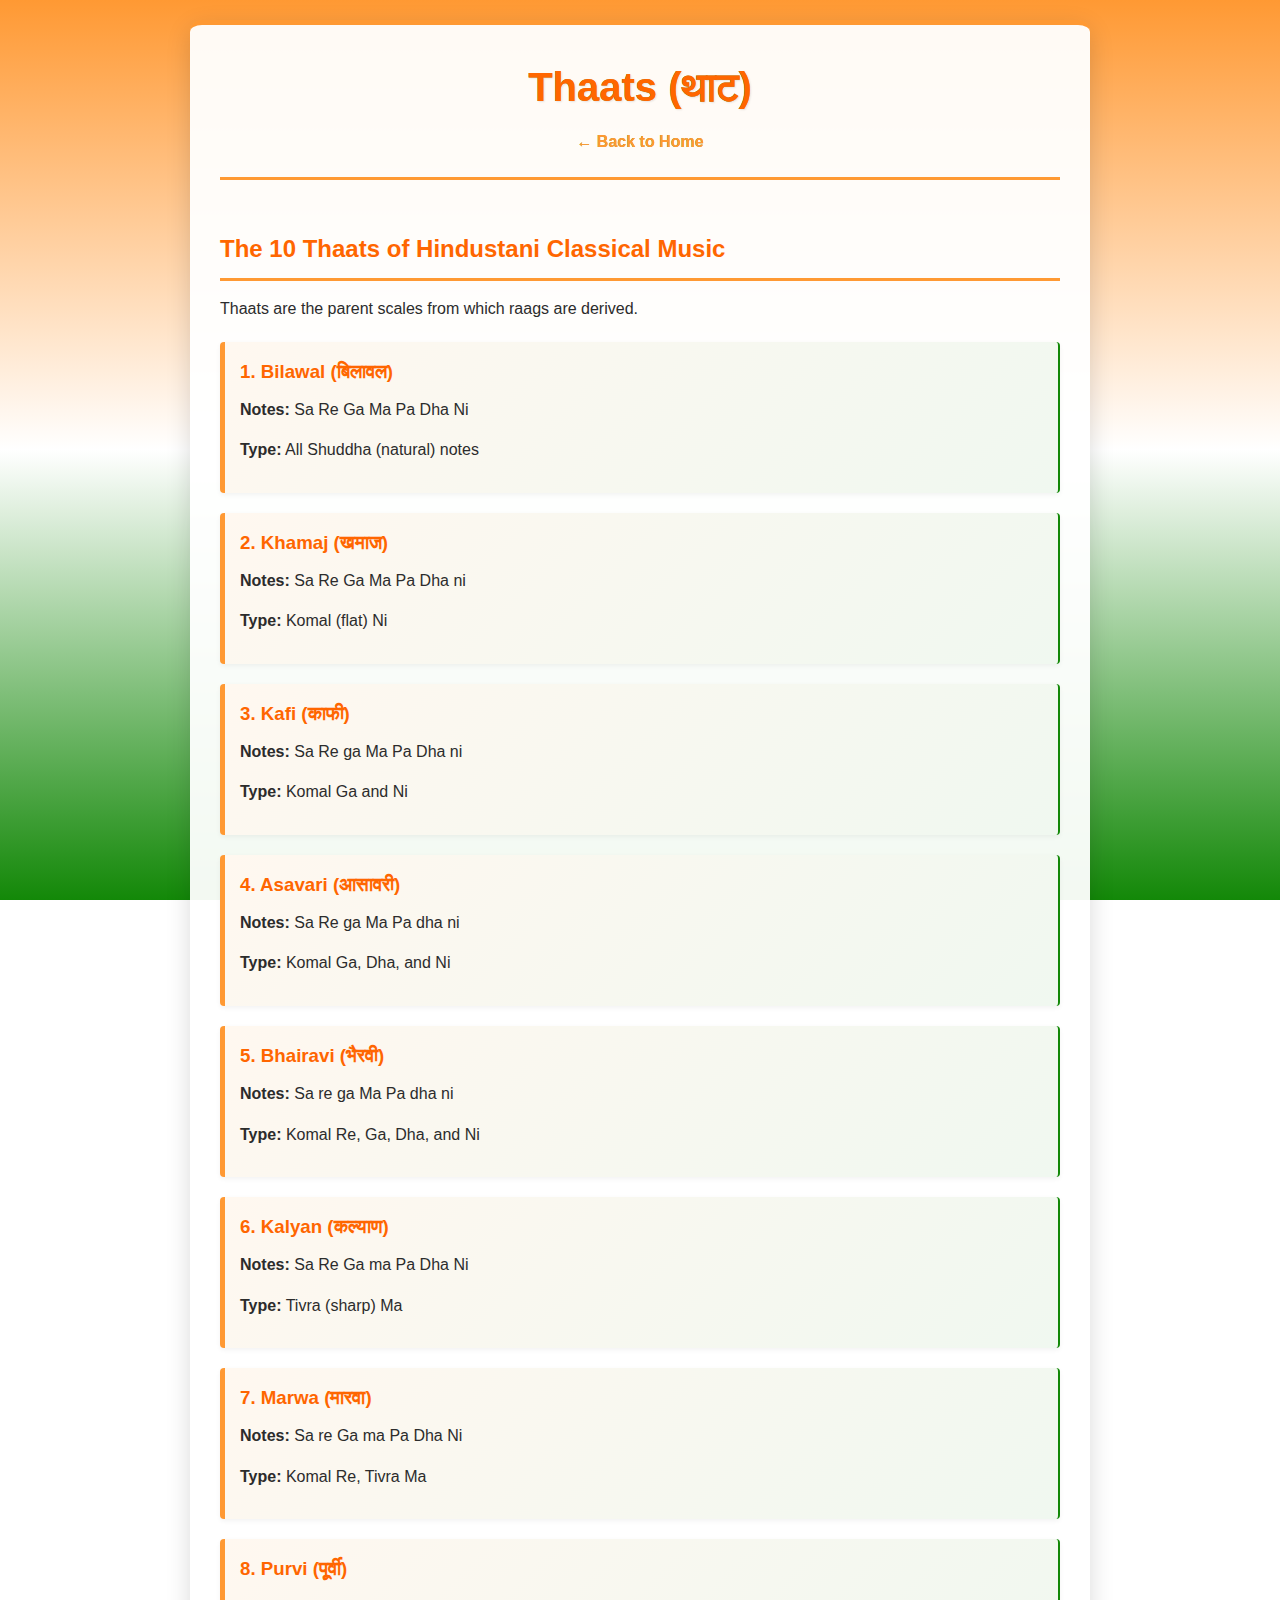
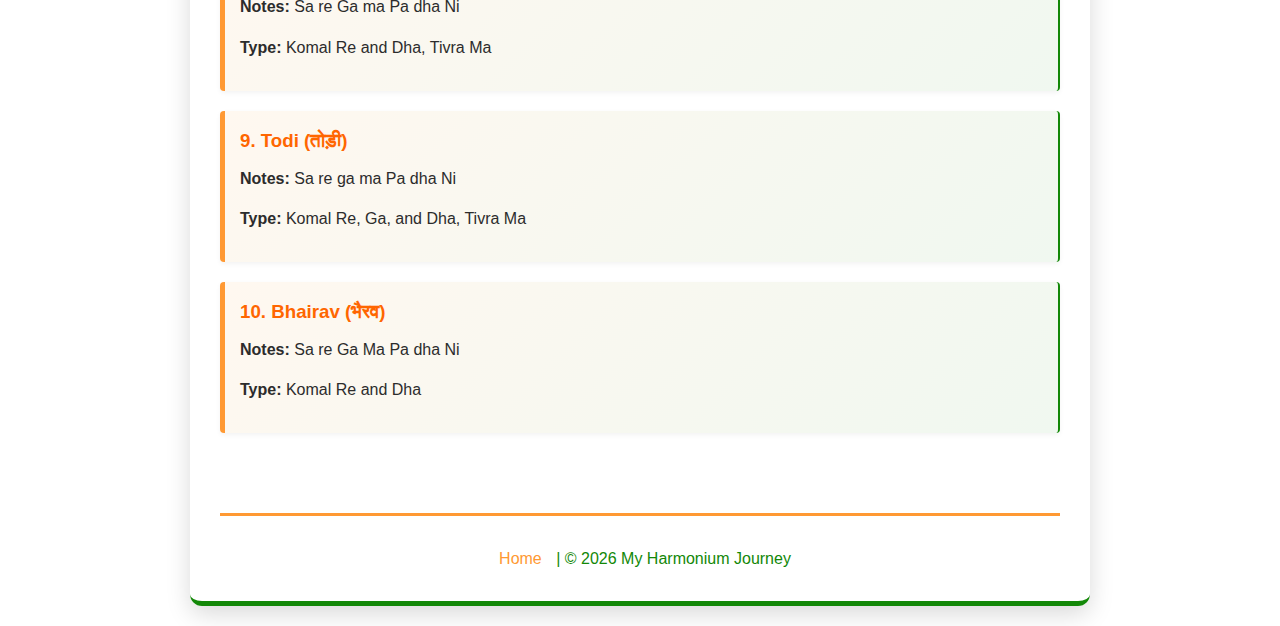
<file: thaats.html>
<!DOCTYPE html>
<html lang="en">
<head>
    <meta charset="UTF-8">
    <meta name="viewport" content="width=device-width, initial-scale=1.0">
    <title>Thaats - Harmonium Journey</title>
    <link rel="stylesheet" href="style.css">
</head>
<body>
    <div class="container">
        <header>
            <h1>Thaats (थाट)</h1>
            <a href="index.html" class="back-link">← Back to Home</a>
        </header>

        <section class="content">
            <h2>The 10 Thaats of Hindustani Classical Music</h2>
            <p>Thaats are the parent scales from which raags are derived.</p>
            
            <div class="thaat">
                <h3>1. Bilawal (बिलावल)</h3>
                <p><strong>Notes:</strong> Sa Re Ga Ma Pa Dha Ni</p>
                <p><strong>Type:</strong> All Shuddha (natural) notes</p>
            </div>

            <div class="thaat">
                <h3>2. Khamaj (खमाज)</h3>
                <p><strong>Notes:</strong> Sa Re Ga Ma Pa Dha ni</p>
                <p><strong>Type:</strong> Komal (flat) Ni</p>
            </div>

            <div class="thaat">
                <h3>3. Kafi (काफी)</h3>
                <p><strong>Notes:</strong> Sa Re ga Ma Pa Dha ni</p>
                <p><strong>Type:</strong> Komal Ga and Ni</p>
            </div>

            <div class="thaat">
                <h3>4. Asavari (आसावरी)</h3>
                <p><strong>Notes:</strong> Sa Re ga Ma Pa dha ni</p>
                <p><strong>Type:</strong> Komal Ga, Dha, and Ni</p>
            </div>

            <div class="thaat">
                <h3>5. Bhairavi (भैरवी)</h3>
                <p><strong>Notes:</strong> Sa re ga Ma Pa dha ni</p>
                <p><strong>Type:</strong> Komal Re, Ga, Dha, and Ni</p>
            </div>

            <div class="thaat">
                <h3>6. Kalyan (कल्याण)</h3>
                <p><strong>Notes:</strong> Sa Re Ga ma Pa Dha Ni</p>
                <p><strong>Type:</strong> Tivra (sharp) Ma</p>
            </div>

            <div class="thaat">
                <h3>7. Marwa (मारवा)</h3>
                <p><strong>Notes:</strong> Sa re Ga ma Pa Dha Ni</p>
                <p><strong>Type:</strong> Komal Re, Tivra Ma</p>
            </div>

            <div class="thaat">
                <h3>8. Purvi (पूर्वी)</h3>
                <p><strong>Notes:</strong> Sa re Ga ma Pa dha Ni</p>
                <p><strong>Type:</strong> Komal Re and Dha, Tivra Ma</p>
            </div>

            <div class="thaat">
                <h3>9. Todi (तोड़ी)</h3>
                <p><strong>Notes:</strong> Sa re ga ma Pa dha Ni</p>
                <p><strong>Type:</strong> Komal Re, Ga, and Dha, Tivra Ma</p>
            </div>

            <div class="thaat">
                <h3>10. Bhairav (भैरव)</h3>
                <p><strong>Notes:</strong> Sa re Ga Ma Pa dha Ni</p>
                <p><strong>Type:</strong> Komal Re and Dha</p>
            </div>
        </section>

        <footer>
            <p><a href="index.html">Home</a> | &copy; 2026 My Harmonium Journey</p>
        </footer>
    </div>
</body>
</html>
</file>
<file: style.css>
/* Global Styles - Traditional Indian Music Theme */
* {
    margin: 0;
    padding: 0;
    box-sizing: border-box;
}

body {
    font-family: 'Segoe UI', Tahoma, Geneva, Verdana, sans-serif;
    line-height: 1.6;
    color: #1a1a1a;
    /* Indian tricolor inspired gradient - saffron to green through white */
    background: linear-gradient(180deg, #FF9933 0%, #FFFFFF 50%, #138808 100%);
    background-attachment: fixed;
    min-height: 100vh;
    padding: 20px;
}

.container {
    max-width: 900px;
    margin: 0 auto;
    background: rgba(255, 255, 255, 0.95);
    padding: 30px;
    border-radius: 12px;
    box-shadow: 0 8px 25px rgba(0,0,0,0.15);
    border-top: 5px solid #FF9933;
    border-bottom: 5px solid #138808;
}

/* Header Styles */
header {
    text-align: center;
    padding-bottom: 20px;
    border-bottom: 3px solid #FF9933;
    margin-bottom: 30px;
    background: linear-gradient(90deg, #FF9933 0%, #138808 100%);
    -webkit-background-clip: text;
    background-clip: text;
}

.header-title {
    display: flex;
    align-items: center;
    justify-content: center;
    gap: 15px;
    flex-wrap: wrap;
}

.title-icon {
    width: 60px;
    height: 60px;
    object-fit: cover;
    border-radius: 8px;
    border: 2px solid #FF9933;
    box-shadow: 0 2px 8px rgba(0,0,0,0.2);
}

header h1 {
    color: #FF6600;
    font-size: 2.5em;
    margin-bottom: 0;
    text-shadow: 1px 1px 2px rgba(0,0,0,0.1);
}

.subtitle {
    color: #138808;
    font-size: 1.2em;
    font-style: italic;
    font-weight: 500;
    margin-top: 10px;
}

.header-image {
    margin: 20px auto;
    max-width: 500px;
    text-align: center;
}

.header-image img {
    width: 100%;
    max-width: 500px;
    height: auto;
    border-radius: 10px;
    box-shadow: 0 5px 15px rgba(0,0,0,0.2);
    border: 3px solid #FF9933;
}

.back-link {
    display: inline-block;
    margin-top: 10px;
    color: #FF9933;
    text-decoration: none;
    font-weight: bold;
    transition: all 0.3s;
    border-bottom: 2px solid transparent;
}

.back-link:hover {
    color: #138808;
    border-bottom: 2px solid #138808;
}

/* Navigation Styles */
.main-nav {
    background: linear-gradient(135deg, #FFF5E6 0%, #E8F5E9 100%);
    padding: 20px;
    border-radius: 8px;
    margin-bottom: 30px;
    border-left: 5px solid #FF9933;
}

.main-nav h2 {
    color: #FF6600;
    margin-bottom: 15px;
    font-size: 1.5em;
}

.main-nav ul {
    list-style: none;
}

.main-nav ul li {
    margin: 10px 0;
}

.main-nav ul li a {
    color: #138808;
    text-decoration: none;
    font-size: 1.1em;
    padding: 8px 12px;
    display: block;
    border-left: 3px solid transparent;
    transition: all 0.3s;
    font-weight: 500;
}

.main-nav ul li a:hover {
    background: rgba(255, 153, 51, 0.1);
    border-left: 3px solid #FF9933;
    padding-left: 20px;
    color: #FF6600;
}

/* Content Sections */
.content {
    padding: 20px 0;
}

.content h2 {
    color: #FF6600;
    margin-bottom: 15px;
    border-bottom: 3px solid #FF9933;
    padding-bottom: 10px;
}

.content h3 {
    color: #138808;
    margin-top: 25px;
    margin-bottom: 10px;
}

.content h4 {
    color: #FF9933;
    margin-top: 15px;
    margin-bottom: 8px;
}

.content p {
    margin-bottom: 15px;
    text-align: justify;
    color: #2c2c2c;
}

.content ul {
    margin-left: 30px;
    margin-bottom: 15px;
}

.content ul li {
    margin: 8px 0;
}

/* Special Content Blocks */
.definition, .raag, .thaat, .taal, .alankaar, .song {
    background: linear-gradient(135deg, #FFF8F0 0%, #F0F8F0 100%);
    padding: 15px;
    border-left: 5px solid #FF9933;
    border-right: 2px solid #138808;
    margin: 20px 0;
    border-radius: 4px;
    box-shadow: 0 2px 5px rgba(0,0,0,0.05);
}

.definition h3, .raag h3, .thaat h3, .taal h3, .alankaar h4, .song h3 {
    color: #FF6600;
    margin-top: 0;
}

pre {
    background: #FFF5E6;
    border: 1px solid #FFE0B2;
    padding: 10px;
    border-radius: 4px;
    overflow-x: auto;
    margin: 10px 0;
    color: #138808;
}

/* Intro Section */
.intro {
    background: linear-gradient(135deg, #FF9933 0%, #138808 100%);
    color: white;
    padding: 20px;
    border-radius: 8px;
    margin: 20px 0;
    box-shadow: 0 4px 10px rgba(0,0,0,0.2);
}

.intro h2 {
    color: white;
    border-bottom: 2px solid rgba(255,255,255,0.5);
}

/* Disclaimer Section */
.disclaimer {
    background: #FFF9F0;
    border: 2px solid #FFB366;
    border-left: 6px solid #FF9933;
    padding: 20px;
    border-radius: 8px;
    margin: 20px 0;
    box-shadow: 0 2px 8px rgba(0,0,0,0.08);
}

.disclaimer h2 {
    color: #CC5500;
    margin-bottom: 15px;
    font-size: 1.3em;
}

.disclaimer p {
    margin-bottom: 12px;
    line-height: 1.7;
    color: #333;
    font-size: 0.95em;
}

.disclaimer strong {
    color: #FF6600;
    font-weight: 600;
}

/* Footer Styles */
footer {
    text-align: center;
    padding-top: 30px;
    margin-top: 40px;
    border-top: 3px solid #FF9933;
    color: #138808;
}

footer a {
    color: #FF9933;
    text-decoration: none;
    margin: 0 10px;
    font-weight: 500;
    transition: all 0.3s;
}

footer a:hover {
    color: #138808;
    text-decoration: underline;
}

/* Responsive Design */
@media (max-width: 768px) {
    .container {
        padding: 20px;
    }
    
    header h1 {
        font-size: 2em;
    }
    
    .subtitle {
        font-size: 1em;
    }
    
    .main-nav ul li a {
        font-size: 1em;
    }
}
</file>
